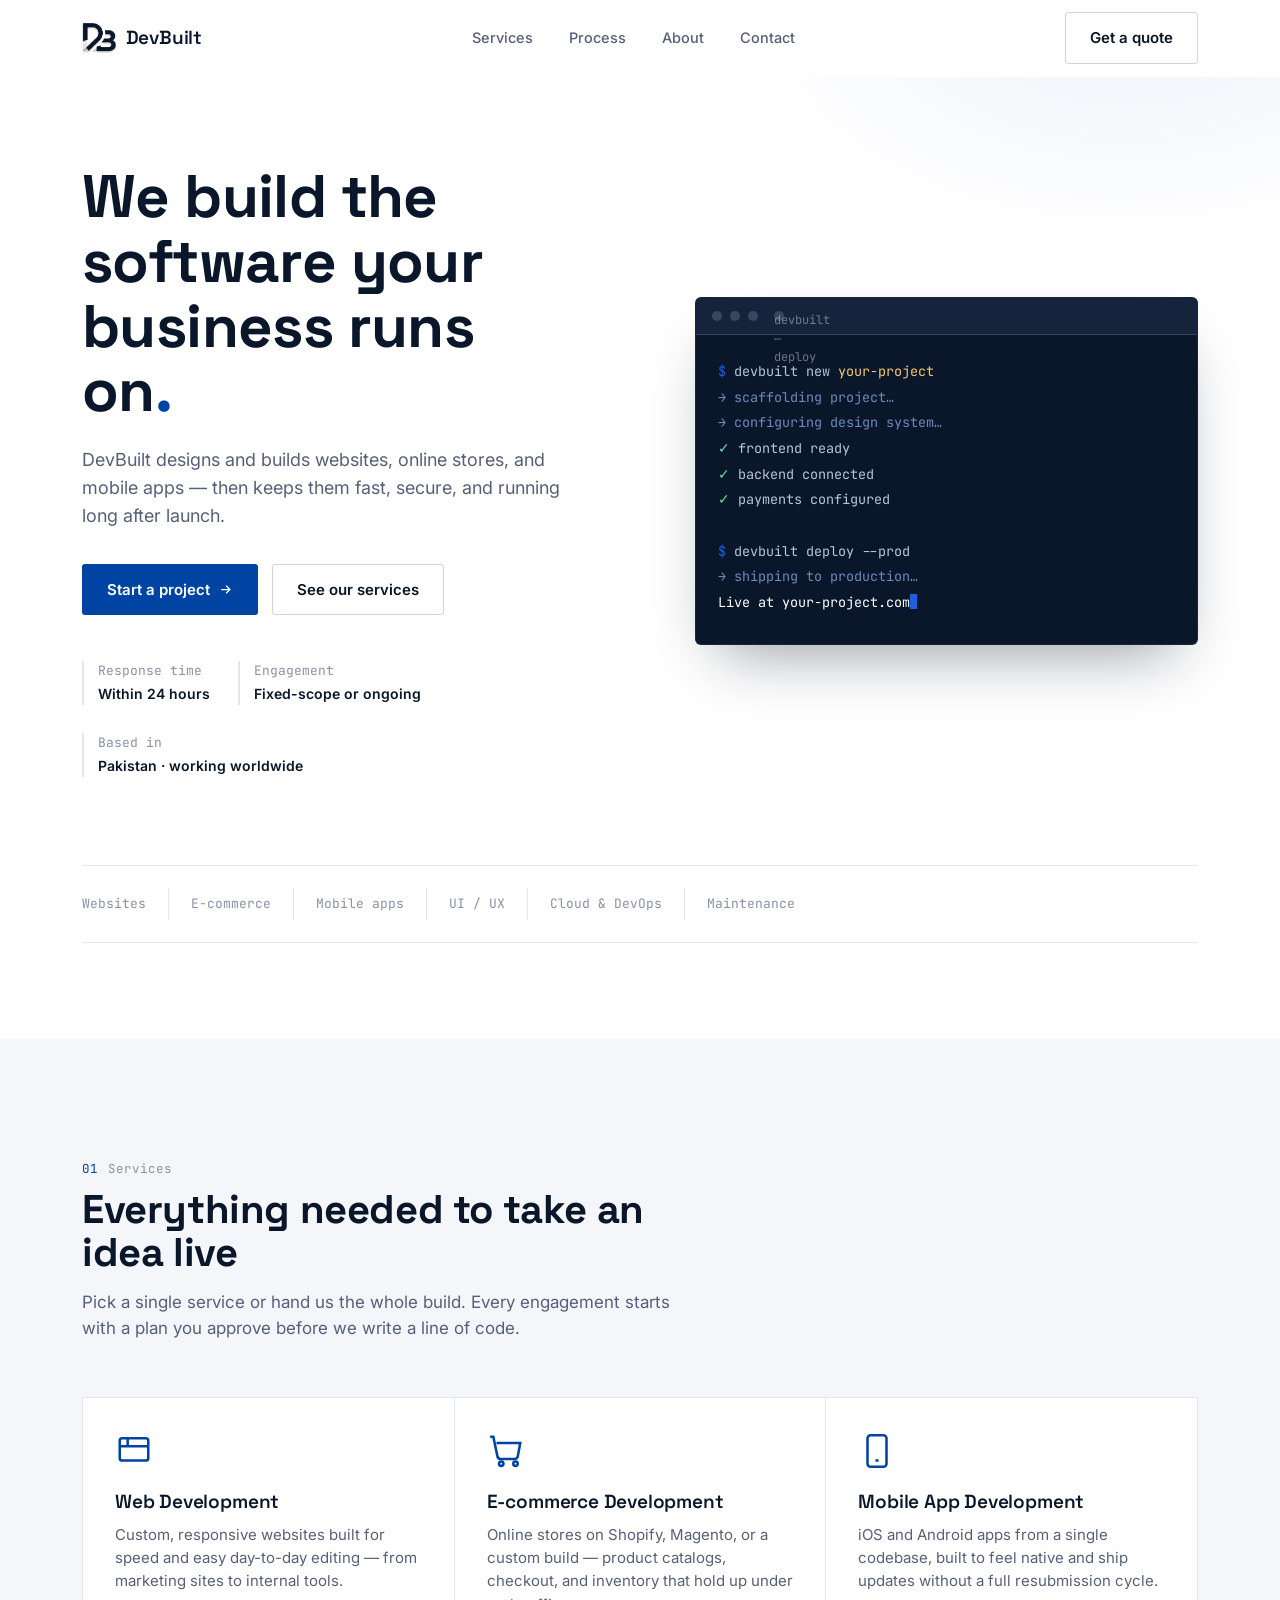
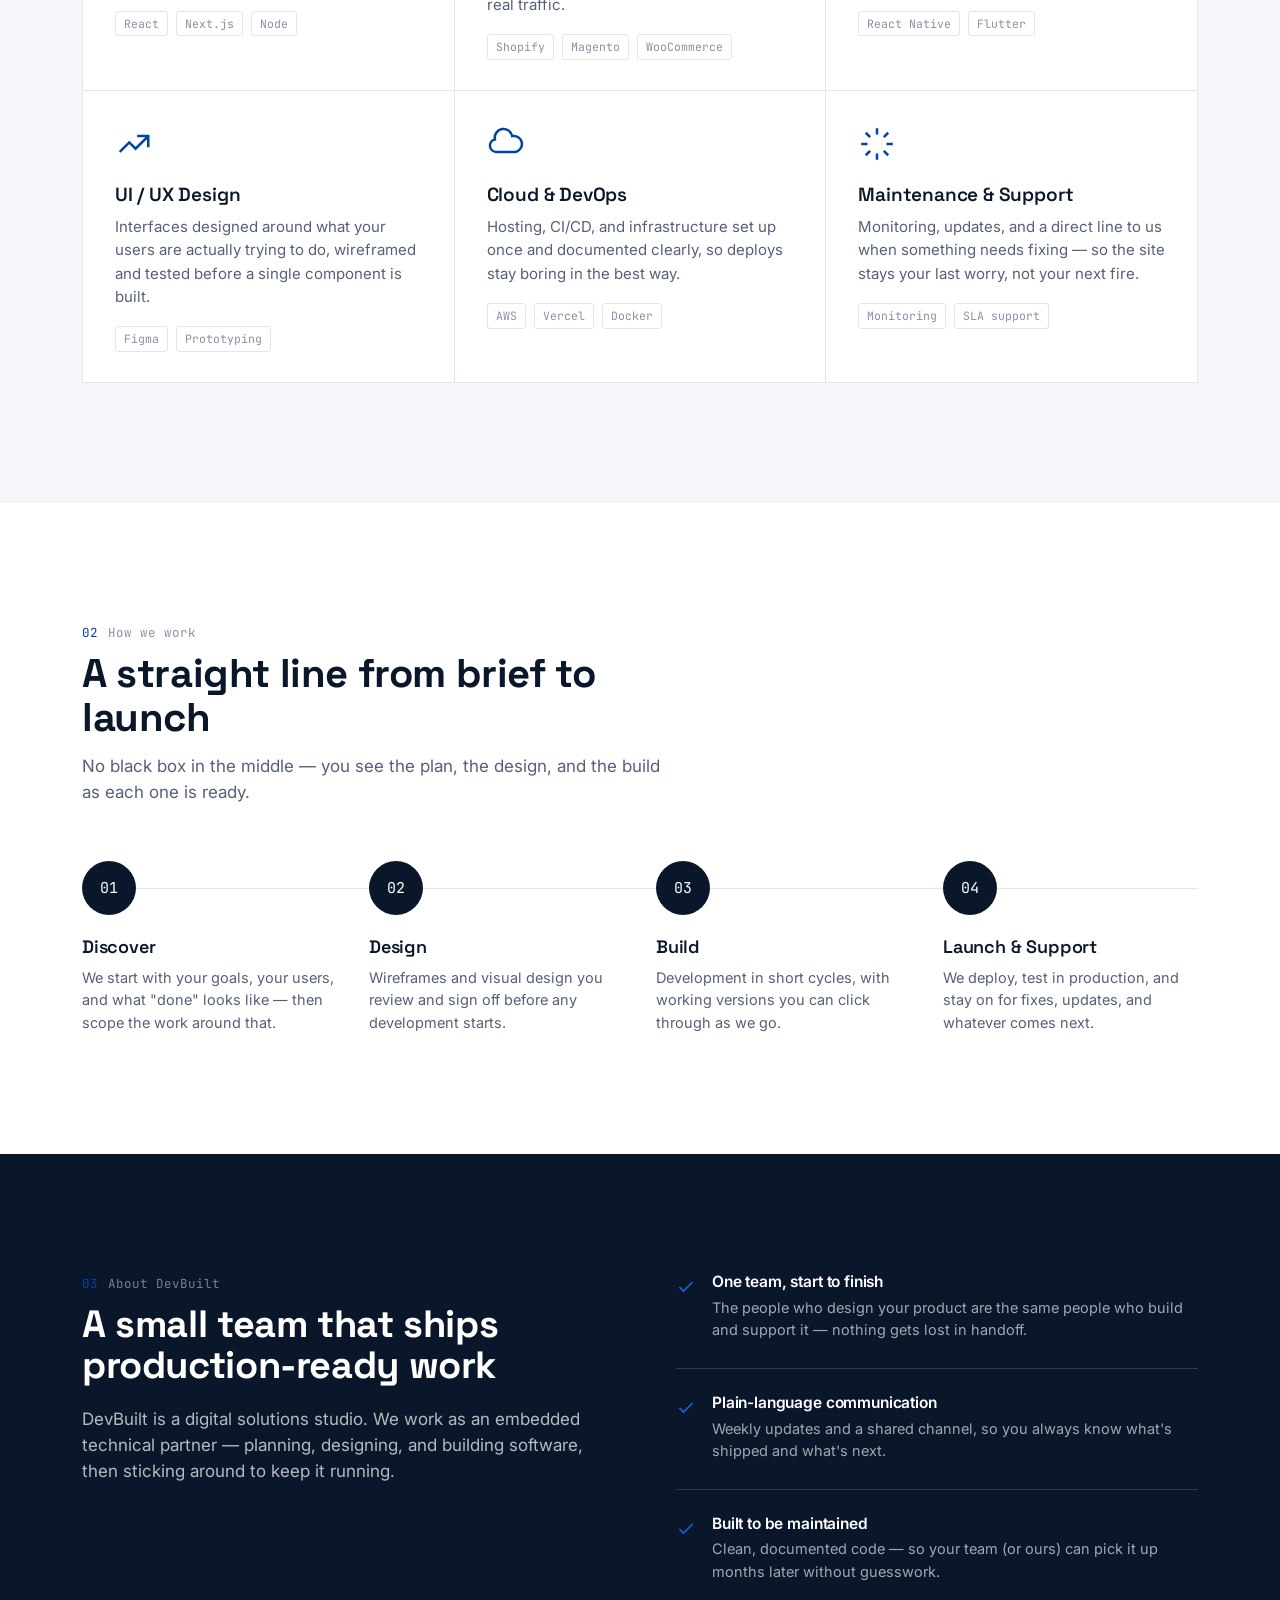
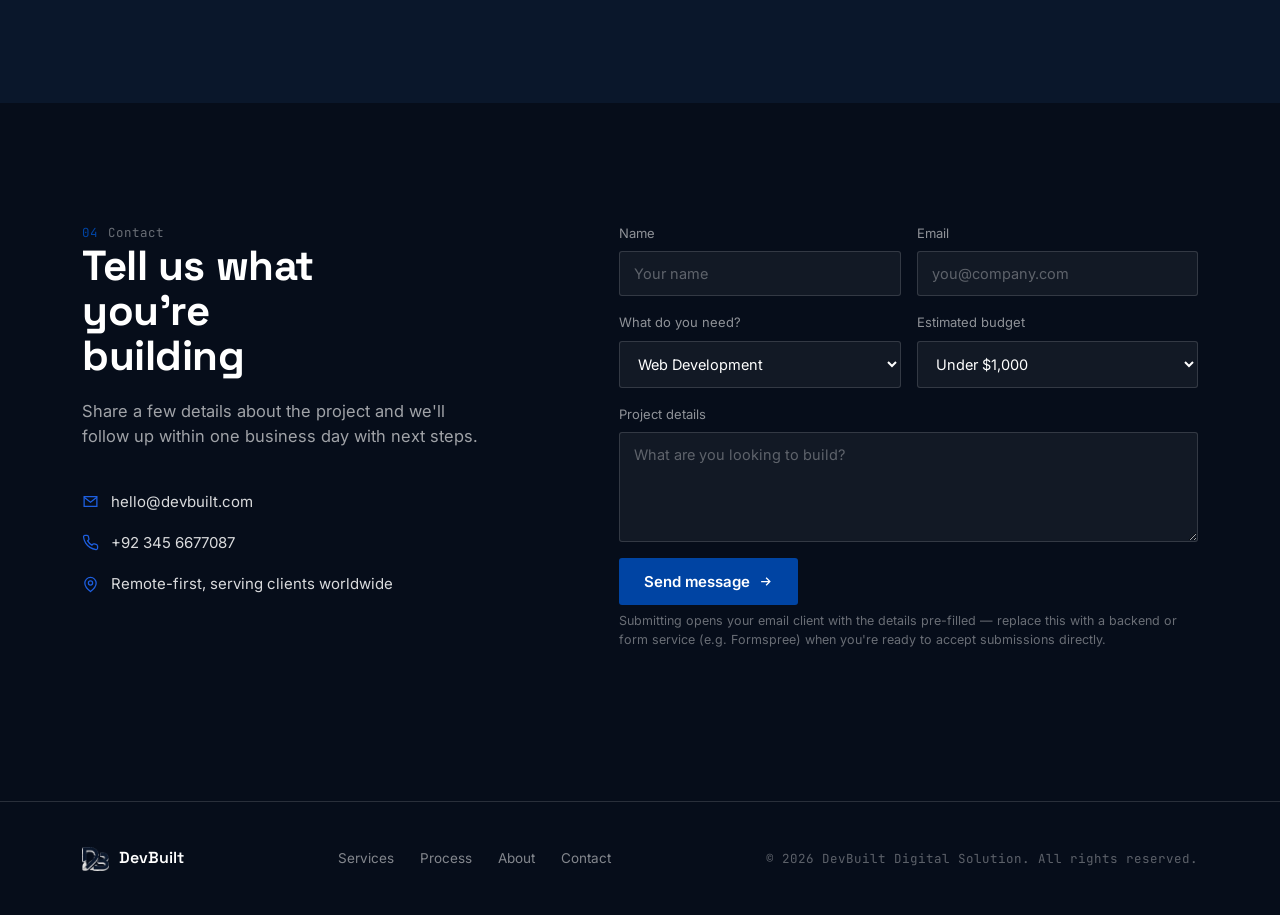
<file: index.html>
<!DOCTYPE html>
<html lang="en">
<head>
<meta charset="UTF-8" />
<meta name="viewport" content="width=device-width, initial-scale=1.0" />
<title>DevBuilt — Digital Solution</title>
<meta name="description" content="DevBuilt is a digital solutions company building websites, online stores, mobile apps, and the design and infrastructure behind them." />

<!-- Favicon -->
<link rel="icon" type="image/png" sizes="32x32" href="assets/favicon-32.png">
<link rel="apple-touch-icon" href="assets/apple-touch-icon.png">

<!-- Fonts -->
<link rel="preconnect" href="https://fonts.googleapis.com">
<link rel="preconnect" href="https://fonts.gstatic.com" crossorigin>
<link href="https://fonts.googleapis.com/css2?family=Space+Grotesk:wght@500;600;700&family=Inter:wght@400;500;600;700&family=JetBrains+Mono:wght@400;500&display=swap" rel="stylesheet">

<link rel="stylesheet" href="styles.css">
<noscript><style>.reveal{opacity:1!important;transform:none!important;}</style></noscript>
</head>
<body>

<!-- ============ NAV ============ -->
<header class="nav" id="siteNav">
  <div class="container nav-inner">
    <a href="#top" class="brand">
      <img src="assets/icon-mark.png" alt="DevBuilt icon" />
      <span class="brand-word">DevBuilt</span>
    </a>

    <nav class="nav-links">
      <a href="#services">Services</a>
      <a href="#process">Process</a>
      <a href="#about">About</a>
      <a href="#contact">Contact</a>
    </nav>

    <div class="nav-cta">
      <a href="#contact" class="btn btn-ghost-dark">Get a quote</a>
      <button class="nav-toggle" id="navToggle" aria-label="Toggle menu" aria-expanded="false">
        <span></span><span></span>
      </button>
    </div>
  </div>

  <div class="mobile-menu" id="mobileMenu">
    <a href="#services">Services</a>
    <a href="#process">Process</a>
    <a href="#about">About</a>
    <a href="#contact">Contact</a>
    <a href="#contact" class="btn btn-primary">Get a quote</a>
  </div>
</header>

<main id="top">

  <!-- ============ HERO ============ -->
  <section class="hero">
    <div class="container">
      <div class="hero-grid">
        <div>
          <h1>We build the software your business runs on<em>.</em></h1>
          <p class="hero-sub">DevBuilt designs and builds websites, online stores, and mobile apps — then keeps them fast, secure, and running long after launch.</p>

          <div class="hero-actions">
            <a href="#contact" class="btn btn-primary">
              Start a project
              <svg viewBox="0 0 24 24" fill="none" stroke="currentColor" stroke-width="2"><path d="M5 12h14M13 6l6 6-6 6"/></svg>
            </a>
            <a href="#services" class="btn btn-ghost-dark">See our services</a>
          </div>

          <div class="hero-meta">
            <div>Response time<strong>Within 24 hours</strong></div>
            <div>Engagement<strong>Fixed-scope or ongoing</strong></div>
            <div>Based in<strong>Pakistan · working worldwide</strong></div>
          </div>
        </div>

        <div class="terminal reveal">
          <div class="terminal-bar">
            <span></span><span></span><span></span>
            <span class="title">devbuilt — deploy</span>
          </div>
          <div class="terminal-body">
            <div><span class="prompt">$</span> devbuilt new <span class="c3">your-project</span></div>
            <div class="c1">→ scaffolding project…</div>
            <div class="c1">→ configuring design system…</div>
            <div><span class="c2">✓</span> frontend ready</div>
            <div><span class="c2">✓</span> backend connected</div>
            <div><span class="c2">✓</span> payments configured</div>
            <div>&nbsp;</div>
            <div><span class="prompt">$</span> devbuilt deploy --prod</div>
            <div class="c1">→ shipping to production…</div>
            <div><span class="c4">Live at your-project.com</span><span class="caret"></span></div>
          </div>
        </div>
      </div>

      <div class="strip">
        <div class="strip-row">
          <span>Websites</span>
          <span>E-commerce</span>
          <span>Mobile apps</span>
          <span>UI / UX</span>
          <span>Cloud & DevOps</span>
          <span>Maintenance</span>
        </div>
      </div>
    </div>
  </section>

  <!-- ============ SERVICES ============ -->
  <section class="services" id="services">
    <div class="container">
      <div class="section-head">
        <div class="section-label"><span class="n">01</span><span>Services</span></div>
        <h2>Everything needed to take an idea live</h2>
        <p>Pick a single service or hand us the whole build. Every engagement starts with a plan you approve before we write a line of code.</p>
      </div>

      <div class="services-grid">

        <div class="service-card">
          <div class="service-icon">
            <svg viewBox="0 0 24 24" fill="none" stroke="currentColor" stroke-width="1.6"><rect x="3" y="4" width="18" height="14" rx="1.5"/><path d="M3 9h18M8 4v5"/></svg>
          </div>
          <h3>Web Development</h3>
          <p>Custom, responsive websites built for speed and easy day-to-day editing — from marketing sites to internal tools.</p>
          <div class="tags"><span>React</span><span>Next.js</span><span>Node</span></div>
        </div>

        <div class="service-card">
          <div class="service-icon">
            <svg viewBox="0 0 24 24" fill="none" stroke="currentColor" stroke-width="1.6"><circle cx="9" cy="20" r="1.4"/><circle cx="18" cy="20" r="1.4"/><path d="M2 3h2l2.6 12.4A2 2 0 0 0 8.5 17h9a2 2 0 0 0 1.9-1.4L21 7H6"/></svg>
          </div>
          <h3>E-commerce Development</h3>
          <p>Online stores on Shopify, Magento, or a custom build — product catalogs, checkout, and inventory that hold up under real traffic.</p>
          <div class="tags"><span>Shopify</span><span>Magento</span><span>WooCommerce</span></div>
        </div>

        <div class="service-card">
          <div class="service-icon">
            <svg viewBox="0 0 24 24" fill="none" stroke="currentColor" stroke-width="1.6"><rect x="6" y="2" width="12" height="20" rx="2"/><path d="M11 18h2"/></svg>
          </div>
          <h3>Mobile App Development</h3>
          <p>iOS and Android apps from a single codebase, built to feel native and ship updates without a full resubmission cycle.</p>
          <div class="tags"><span>React Native</span><span>Flutter</span></div>
        </div>

        <div class="service-card">
          <div class="service-icon">
            <svg viewBox="0 0 24 24" fill="none" stroke="currentColor" stroke-width="1.6"><path d="M3 17l6-6 4 4 8-8"/><path d="M14 7h7v7"/></svg>
          </div>
          <h3>UI / UX Design</h3>
          <p>Interfaces designed around what your users are actually trying to do, wireframed and tested before a single component is built.</p>
          <div class="tags"><span>Figma</span><span>Prototyping</span></div>
        </div>

        <div class="service-card">
          <div class="service-icon">
            <svg viewBox="0 0 24 24" fill="none" stroke="currentColor" stroke-width="1.6"><path d="M6 17a4 4 0 0 1-1-7.9A5.5 5.5 0 0 1 15.9 7 4.5 4.5 0 0 1 18 17H6z"/></svg>
          </div>
          <h3>Cloud & DevOps</h3>
          <p>Hosting, CI/CD, and infrastructure set up once and documented clearly, so deploys stay boring in the best way.</p>
          <div class="tags"><span>AWS</span><span>Vercel</span><span>Docker</span></div>
        </div>

        <div class="service-card">
          <div class="service-icon">
            <svg viewBox="0 0 24 24" fill="none" stroke="currentColor" stroke-width="1.6"><path d="M12 2v4M12 18v4M4.9 4.9l2.8 2.8M16.3 16.3l2.8 2.8M2 12h4M18 12h4M4.9 19.1l2.8-2.8M16.3 7.7l2.8-2.8"/></svg>
          </div>
          <h3>Maintenance & Support</h3>
          <p>Monitoring, updates, and a direct line to us when something needs fixing — so the site stays your last worry, not your next fire.</p>
          <div class="tags"><span>Monitoring</span><span>SLA support</span></div>
        </div>

      </div>
    </div>
  </section>

  <!-- ============ PROCESS ============ -->
  <section class="process" id="process">
    <div class="container">
      <div class="section-head">
        <div class="section-label"><span class="n">02</span><span>How we work</span></div>
        <h2>A straight line from brief to launch</h2>
        <p>No black box in the middle — you see the plan, the design, and the build as each one is ready.</p>
      </div>

      <div class="process-list">
        <div class="process-step">
          <div class="process-num">01</div>
          <h3>Discover</h3>
          <p>We start with your goals, your users, and what "done" looks like — then scope the work around that.</p>
        </div>
        <div class="process-step">
          <div class="process-num">02</div>
          <h3>Design</h3>
          <p>Wireframes and visual design you review and sign off before any development starts.</p>
        </div>
        <div class="process-step">
          <div class="process-num">03</div>
          <h3>Build</h3>
          <p>Development in short cycles, with working versions you can click through as we go.</p>
        </div>
        <div class="process-step">
          <div class="process-num">04</div>
          <h3>Launch & Support</h3>
          <p>We deploy, test in production, and stay on for fixes, updates, and whatever comes next.</p>
        </div>
      </div>
    </div>
  </section>

  <!-- ============ ABOUT ============ -->
  <section class="about" id="about">
    <div class="container">
      <div class="about-grid">
        <div>
          <div class="section-label" style="color:rgba(255,255,255,0.45)"><span class="n">03</span><span>About DevBuilt</span></div>
          <h2>A small team that ships production-ready work</h2>
          <p class="lede">DevBuilt is a digital solutions studio. We work as an embedded technical partner — planning, designing, and building software, then sticking around to keep it running.</p>
        </div>

        <div class="about-points">
          <div class="about-point">
            <svg viewBox="0 0 24 24" fill="none" stroke="currentColor" stroke-width="2"><path d="M20 6L9 17l-5-5"/></svg>
            <div>
              <h4>One team, start to finish</h4>
              <p>The people who design your product are the same people who build and support it — nothing gets lost in handoff.</p>
            </div>
          </div>
          <div class="about-point">
            <svg viewBox="0 0 24 24" fill="none" stroke="currentColor" stroke-width="2"><path d="M20 6L9 17l-5-5"/></svg>
            <div>
              <h4>Plain-language communication</h4>
              <p>Weekly updates and a shared channel, so you always know what's shipped and what's next.</p>
            </div>
          </div>
          <div class="about-point">
            <svg viewBox="0 0 24 24" fill="none" stroke="currentColor" stroke-width="2"><path d="M20 6L9 17l-5-5"/></svg>
            <div>
              <h4>Built to be maintained</h4>
              <p>Clean, documented code — so your team (or ours) can pick it up months later without guesswork.</p>
            </div>
          </div>
        </div>
      </div>
    </div>
  </section>

  <!-- ============ CONTACT ============ -->
  <section class="contact" id="contact">
    <div class="container">
      <div class="contact-grid">
        <div>
          <div class="section-label" style="color:rgba(255,255,255,0.4)"><span class="n">04</span><span>Contact</span></div>
          <h2>Tell us what you're building</h2>
          <p class="contact-lede">Share a few details about the project and we'll follow up within one business day with next steps.</p>

          <div class="contact-info">
            <a href="mailto:hello@devbuilt.com">
              <svg viewBox="0 0 24 24" fill="none" stroke="currentColor" stroke-width="1.8"><path d="M3 5h18v14H3z"/><path d="M3 6l9 7 9-7"/></svg>
              hello@devbuilt.com
            </a>
            <a href="tel:+10000000000">
              <svg viewBox="0 0 24 24" fill="none" stroke="currentColor" stroke-width="1.8"><path d="M22 16.9v3a2 2 0 0 1-2.2 2 19.8 19.8 0 0 1-8.6-3 19.5 19.5 0 0 1-6-6 19.8 19.8 0 0 1-3-8.7A2 2 0 0 1 4.1 2h3a2 2 0 0 1 2 1.7c.1.9.3 1.8.6 2.7a2 2 0 0 1-.5 2.1L8 9.7a16 16 0 0 0 6 6l1.2-1.2a2 2 0 0 1 2.1-.5c.9.3 1.8.5 2.7.6a2 2 0 0 1 1.7 2z"/></svg>
              +92 345 6677087
            </a>
            <div>
              <svg viewBox="0 0 24 24" fill="none" stroke="currentColor" stroke-width="1.8"><path d="M20 10c0 6-8 12-8 12s-8-6-8-12a8 8 0 0 1 16 0z"/><circle cx="12" cy="10" r="3"/></svg>
              Remote-first, serving clients worldwide
            </div>
          </div>
        </div>

        <form id="contactForm">
          <div class="form-row">
            <div class="field">
              <label for="name">Name</label>
              <input type="text" id="name" name="name" placeholder="Your name" required />
            </div>
            <div class="field">
              <label for="email">Email</label>
              <input type="email" id="email" name="email" placeholder="you@company.com" required />
            </div>
          </div>

          <div class="form-row">
            <div class="field">
              <label for="service">What do you need?</label>
              <select id="service" name="service">
                <option>Web Development</option>
                <option>E-commerce Development</option>
                <option>Mobile App Development</option>
                <option>UI / UX Design</option>
                <option>Cloud & DevOps</option>
                <option>Maintenance & Support</option>
                <option>Not sure yet</option>
              </select>
            </div>
            <div class="field">
              <label for="budget">Estimated budget</label>
              <select id="budget" name="budget">
                <option>Under $1,000</option>
                <option>$1,000 – $5,000</option>
                <option>$5,000 – $15,000</option>
                <option>$15,000+</option>
              </select>
            </div>
          </div>

          <div class="field">
            <label for="message">Project details</label>
            <textarea id="message" name="message" placeholder="What are you looking to build?" required></textarea>
          </div>

          <button type="submit" class="btn btn-primary">
            Send message
            <svg viewBox="0 0 24 24" fill="none" stroke="currentColor" stroke-width="2"><path d="M5 12h14M13 6l6 6-6 6"/></svg>
          </button>
          <div class="form-note">Submitting opens your email client with the details pre-filled — replace this with a backend or form service (e.g. Formspree) when you're ready to accept submissions directly.</div>
          <div class="form-status" id="formStatus"></div>
        </form>
      </div>
    </div>
  </section>

</main>

<!-- ============ FOOTER ============ -->
<footer>
  <div class="container footer-inner">
    <a href="#top" class="footer-brand">
      <img src="assets/icon-mark.png" alt="DevBuilt icon" />
      <span>DevBuilt</span>
    </a>

    <div class="footer-links">
      <a href="#services">Services</a>
      <a href="#process">Process</a>
      <a href="#about">About</a>
      <a href="#contact">Contact</a>
    </div>

    <div class="footer-copy">© <span id="year"></span> DevBuilt Digital Solution. All rights reserved.</div>
  </div>
</footer>

<script src="script.js"></script>
</body>
</html>
</file>
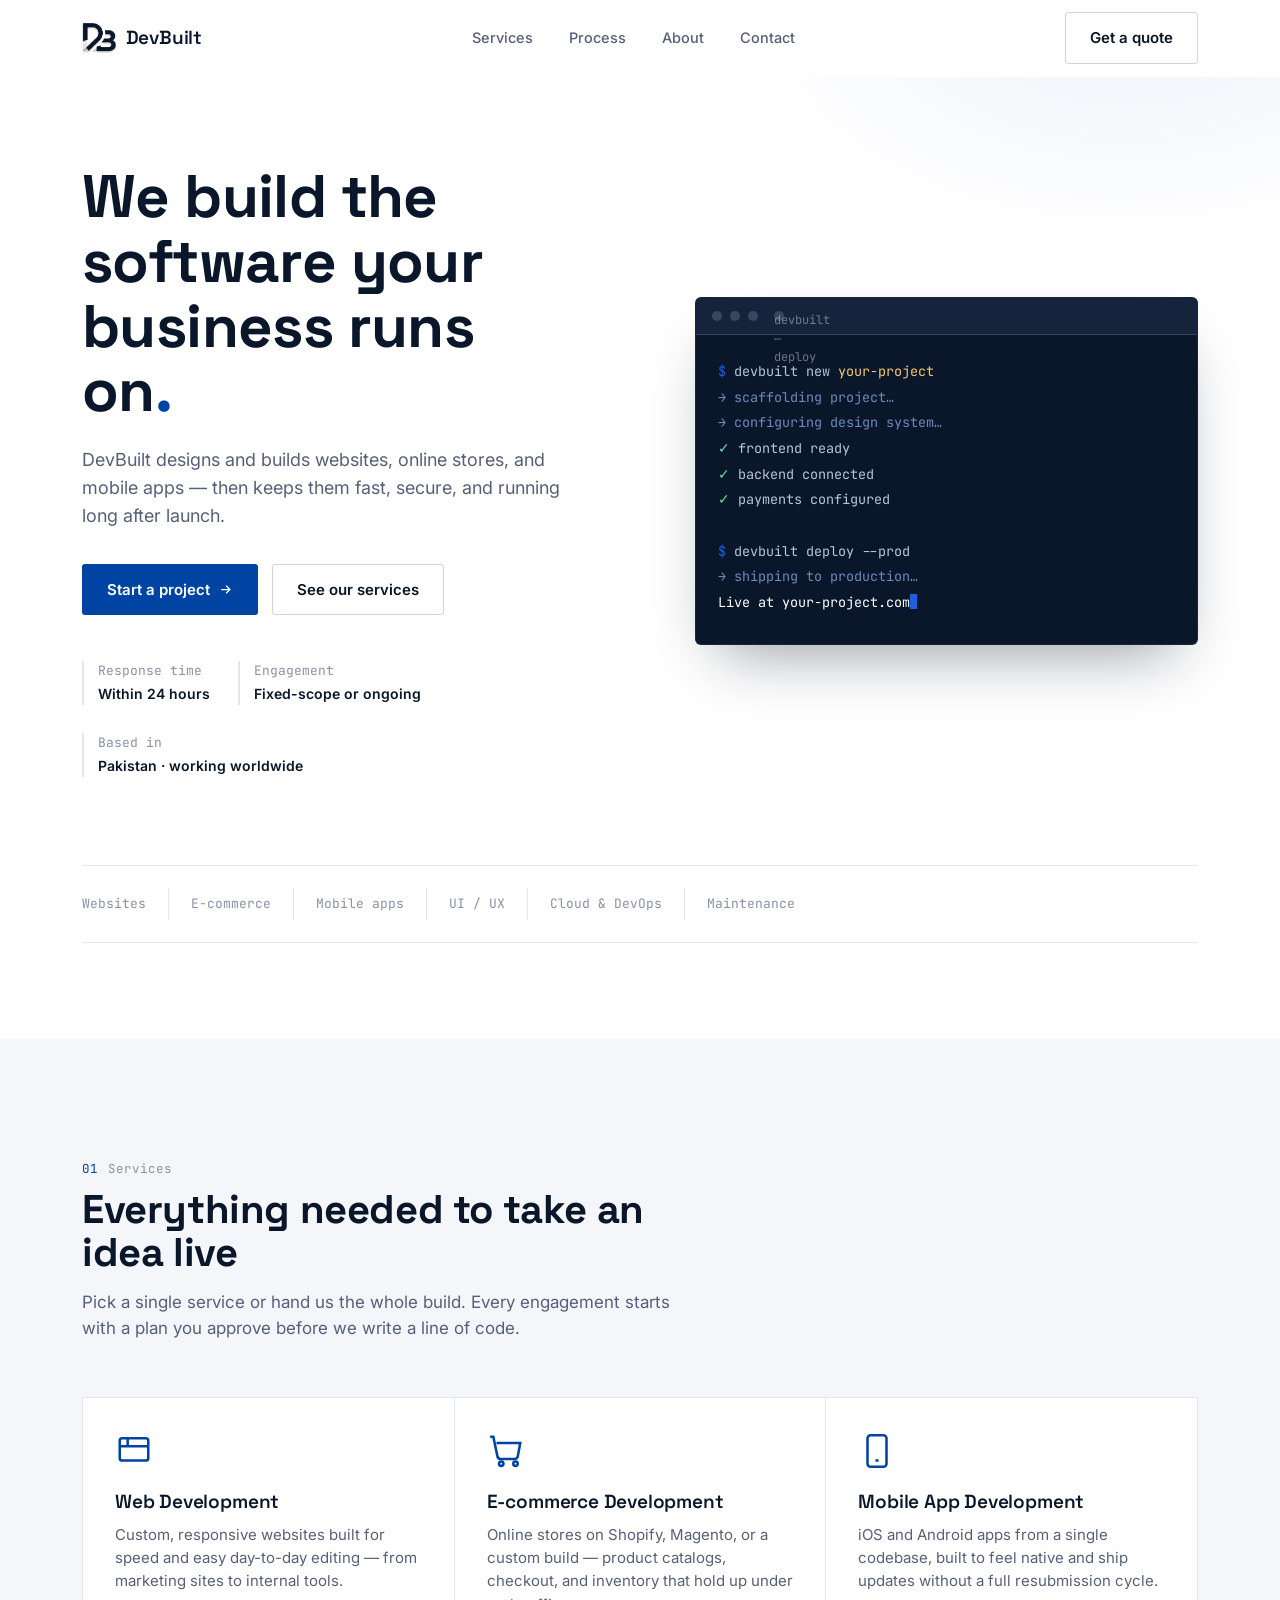
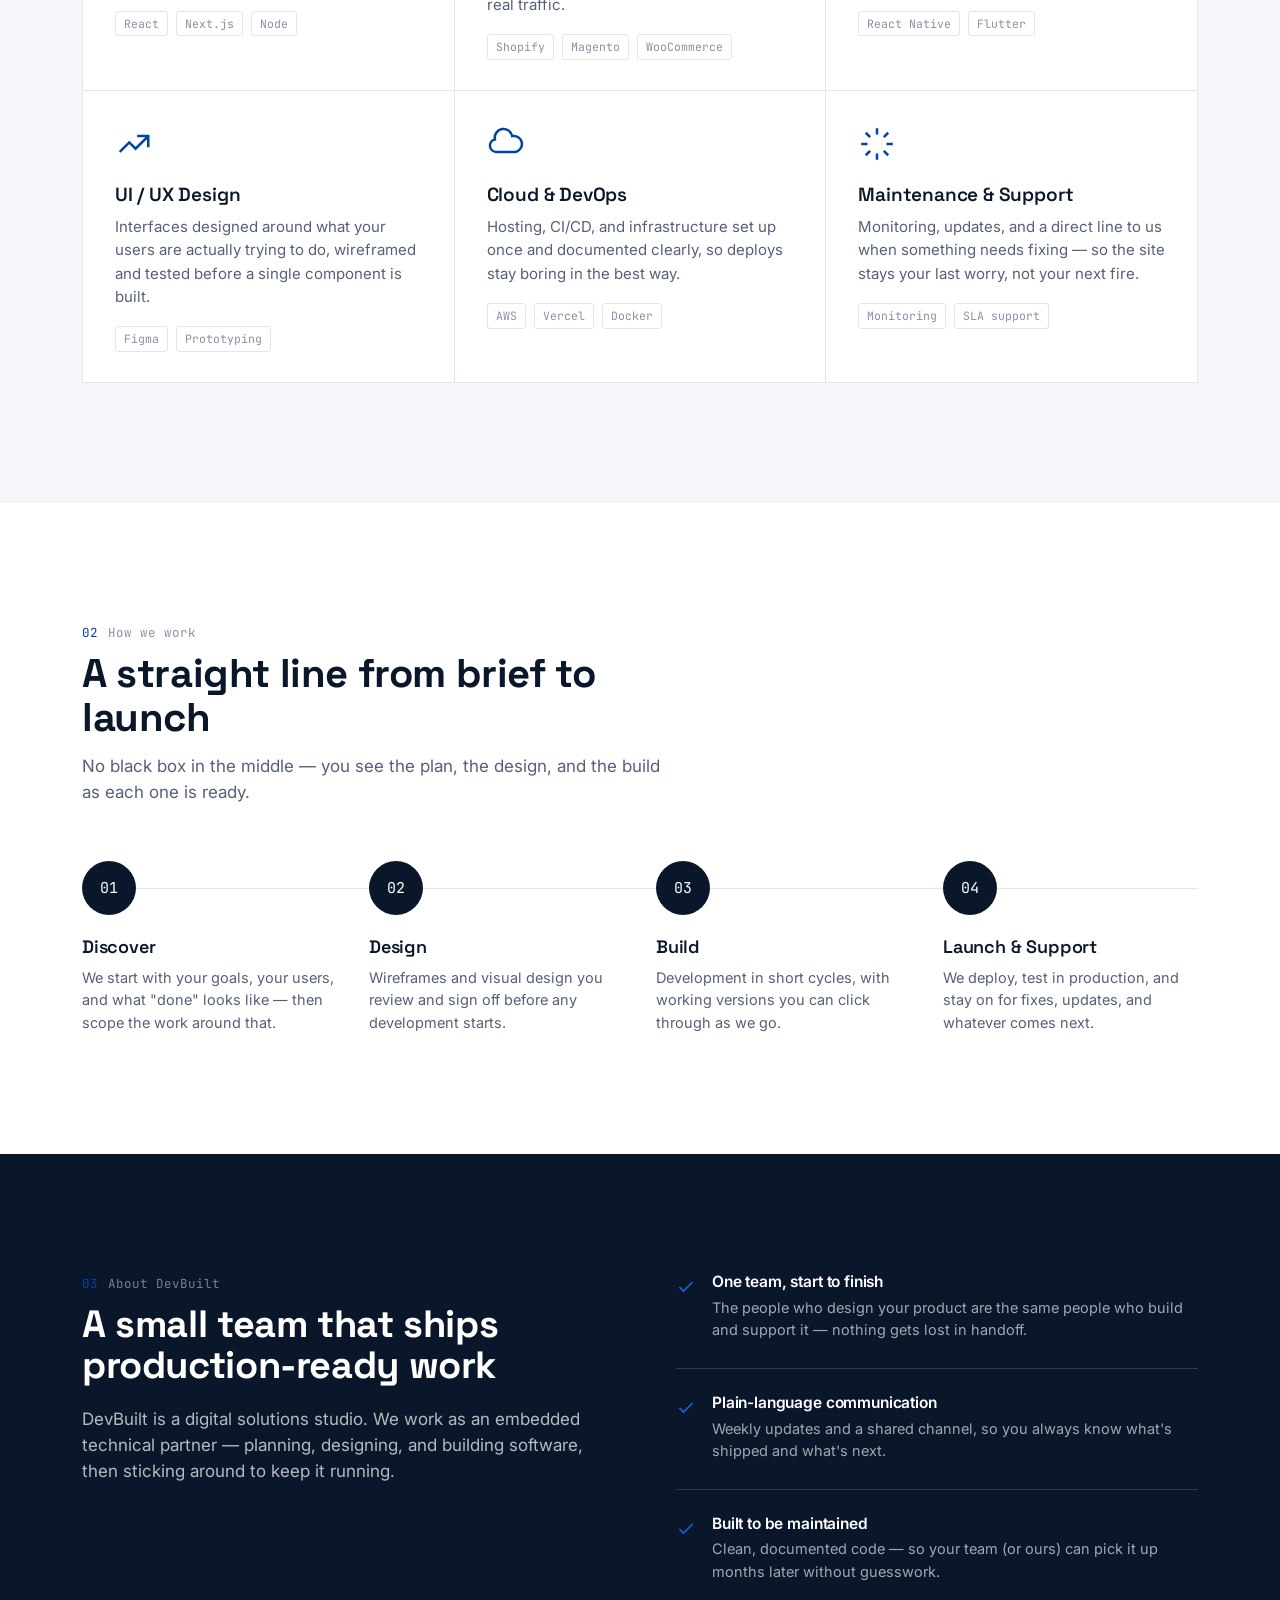
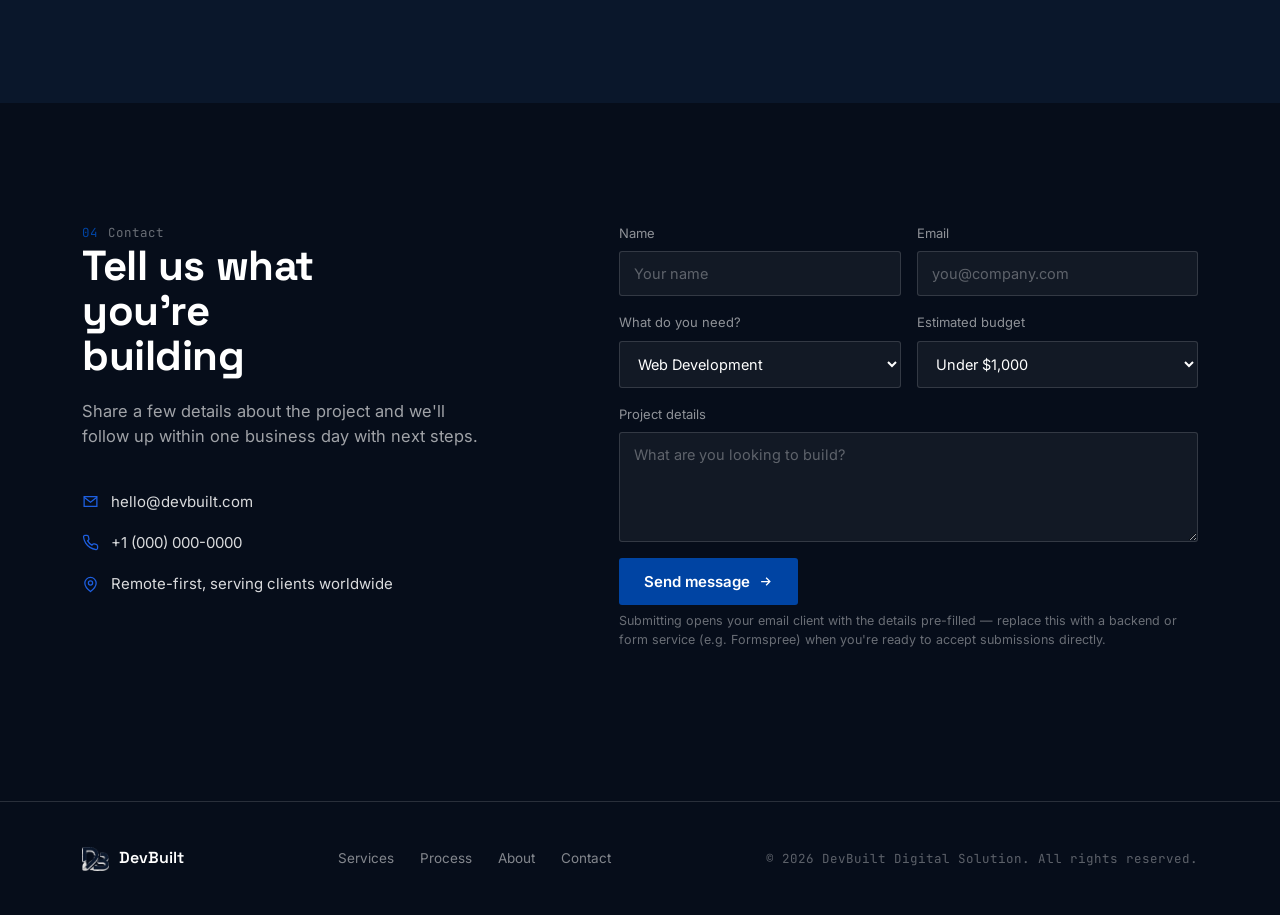
<file: devbuilt-website/index.html>
<!DOCTYPE html>
<html lang="en">
<head>
<meta charset="UTF-8" />
<meta name="viewport" content="width=device-width, initial-scale=1.0" />
<title>DevBuilt — Digital Solution</title>
<meta name="description" content="DevBuilt is a digital solutions company building websites, online stores, mobile apps, and the design and infrastructure behind them." />

<!-- Favicon -->
<link rel="icon" type="image/png" sizes="32x32" href="assets/favicon-32.png">
<link rel="apple-touch-icon" href="assets/apple-touch-icon.png">

<!-- Fonts -->
<link rel="preconnect" href="https://fonts.googleapis.com">
<link rel="preconnect" href="https://fonts.gstatic.com" crossorigin>
<link href="https://fonts.googleapis.com/css2?family=Space+Grotesk:wght@500;600;700&family=Inter:wght@400;500;600;700&family=JetBrains+Mono:wght@400;500&display=swap" rel="stylesheet">

<link rel="stylesheet" href="styles.css">
<noscript><style>.reveal{opacity:1!important;transform:none!important;}</style></noscript>
</head>
<body>

<!-- ============ NAV ============ -->
<header class="nav" id="siteNav">
  <div class="container nav-inner">
    <a href="#top" class="brand">
      <img src="assets/icon-mark.png" alt="DevBuilt icon" />
      <span class="brand-word">DevBuilt</span>
    </a>

    <nav class="nav-links">
      <a href="#services">Services</a>
      <a href="#process">Process</a>
      <a href="#about">About</a>
      <a href="#contact">Contact</a>
    </nav>

    <div class="nav-cta">
      <a href="#contact" class="btn btn-ghost-dark">Get a quote</a>
      <button class="nav-toggle" id="navToggle" aria-label="Toggle menu" aria-expanded="false">
        <span></span><span></span>
      </button>
    </div>
  </div>

  <div class="mobile-menu" id="mobileMenu">
    <a href="#services">Services</a>
    <a href="#process">Process</a>
    <a href="#about">About</a>
    <a href="#contact">Contact</a>
    <a href="#contact" class="btn btn-primary">Get a quote</a>
  </div>
</header>

<main id="top">

  <!-- ============ HERO ============ -->
  <section class="hero">
    <div class="container">
      <div class="hero-grid">
        <div>
          <h1>We build the software your business runs on<em>.</em></h1>
          <p class="hero-sub">DevBuilt designs and builds websites, online stores, and mobile apps — then keeps them fast, secure, and running long after launch.</p>

          <div class="hero-actions">
            <a href="#contact" class="btn btn-primary">
              Start a project
              <svg viewBox="0 0 24 24" fill="none" stroke="currentColor" stroke-width="2"><path d="M5 12h14M13 6l6 6-6 6"/></svg>
            </a>
            <a href="#services" class="btn btn-ghost-dark">See our services</a>
          </div>

          <div class="hero-meta">
            <div>Response time<strong>Within 24 hours</strong></div>
            <div>Engagement<strong>Fixed-scope or ongoing</strong></div>
            <div>Based in<strong>Pakistan · working worldwide</strong></div>
          </div>
        </div>

        <div class="terminal reveal">
          <div class="terminal-bar">
            <span></span><span></span><span></span>
            <span class="title">devbuilt — deploy</span>
          </div>
          <div class="terminal-body">
            <div><span class="prompt">$</span> devbuilt new <span class="c3">your-project</span></div>
            <div class="c1">→ scaffolding project…</div>
            <div class="c1">→ configuring design system…</div>
            <div><span class="c2">✓</span> frontend ready</div>
            <div><span class="c2">✓</span> backend connected</div>
            <div><span class="c2">✓</span> payments configured</div>
            <div>&nbsp;</div>
            <div><span class="prompt">$</span> devbuilt deploy --prod</div>
            <div class="c1">→ shipping to production…</div>
            <div><span class="c4">Live at your-project.com</span><span class="caret"></span></div>
          </div>
        </div>
      </div>

      <div class="strip">
        <div class="strip-row">
          <span>Websites</span>
          <span>E-commerce</span>
          <span>Mobile apps</span>
          <span>UI / UX</span>
          <span>Cloud & DevOps</span>
          <span>Maintenance</span>
        </div>
      </div>
    </div>
  </section>

  <!-- ============ SERVICES ============ -->
  <section class="services" id="services">
    <div class="container">
      <div class="section-head">
        <div class="section-label"><span class="n">01</span><span>Services</span></div>
        <h2>Everything needed to take an idea live</h2>
        <p>Pick a single service or hand us the whole build. Every engagement starts with a plan you approve before we write a line of code.</p>
      </div>

      <div class="services-grid">

        <div class="service-card">
          <div class="service-icon">
            <svg viewBox="0 0 24 24" fill="none" stroke="currentColor" stroke-width="1.6"><rect x="3" y="4" width="18" height="14" rx="1.5"/><path d="M3 9h18M8 4v5"/></svg>
          </div>
          <h3>Web Development</h3>
          <p>Custom, responsive websites built for speed and easy day-to-day editing — from marketing sites to internal tools.</p>
          <div class="tags"><span>React</span><span>Next.js</span><span>Node</span></div>
        </div>

        <div class="service-card">
          <div class="service-icon">
            <svg viewBox="0 0 24 24" fill="none" stroke="currentColor" stroke-width="1.6"><circle cx="9" cy="20" r="1.4"/><circle cx="18" cy="20" r="1.4"/><path d="M2 3h2l2.6 12.4A2 2 0 0 0 8.5 17h9a2 2 0 0 0 1.9-1.4L21 7H6"/></svg>
          </div>
          <h3>E-commerce Development</h3>
          <p>Online stores on Shopify, Magento, or a custom build — product catalogs, checkout, and inventory that hold up under real traffic.</p>
          <div class="tags"><span>Shopify</span><span>Magento</span><span>WooCommerce</span></div>
        </div>

        <div class="service-card">
          <div class="service-icon">
            <svg viewBox="0 0 24 24" fill="none" stroke="currentColor" stroke-width="1.6"><rect x="6" y="2" width="12" height="20" rx="2"/><path d="M11 18h2"/></svg>
          </div>
          <h3>Mobile App Development</h3>
          <p>iOS and Android apps from a single codebase, built to feel native and ship updates without a full resubmission cycle.</p>
          <div class="tags"><span>React Native</span><span>Flutter</span></div>
        </div>

        <div class="service-card">
          <div class="service-icon">
            <svg viewBox="0 0 24 24" fill="none" stroke="currentColor" stroke-width="1.6"><path d="M3 17l6-6 4 4 8-8"/><path d="M14 7h7v7"/></svg>
          </div>
          <h3>UI / UX Design</h3>
          <p>Interfaces designed around what your users are actually trying to do, wireframed and tested before a single component is built.</p>
          <div class="tags"><span>Figma</span><span>Prototyping</span></div>
        </div>

        <div class="service-card">
          <div class="service-icon">
            <svg viewBox="0 0 24 24" fill="none" stroke="currentColor" stroke-width="1.6"><path d="M6 17a4 4 0 0 1-1-7.9A5.5 5.5 0 0 1 15.9 7 4.5 4.5 0 0 1 18 17H6z"/></svg>
          </div>
          <h3>Cloud & DevOps</h3>
          <p>Hosting, CI/CD, and infrastructure set up once and documented clearly, so deploys stay boring in the best way.</p>
          <div class="tags"><span>AWS</span><span>Vercel</span><span>Docker</span></div>
        </div>

        <div class="service-card">
          <div class="service-icon">
            <svg viewBox="0 0 24 24" fill="none" stroke="currentColor" stroke-width="1.6"><path d="M12 2v4M12 18v4M4.9 4.9l2.8 2.8M16.3 16.3l2.8 2.8M2 12h4M18 12h4M4.9 19.1l2.8-2.8M16.3 7.7l2.8-2.8"/></svg>
          </div>
          <h3>Maintenance & Support</h3>
          <p>Monitoring, updates, and a direct line to us when something needs fixing — so the site stays your last worry, not your next fire.</p>
          <div class="tags"><span>Monitoring</span><span>SLA support</span></div>
        </div>

      </div>
    </div>
  </section>

  <!-- ============ PROCESS ============ -->
  <section class="process" id="process">
    <div class="container">
      <div class="section-head">
        <div class="section-label"><span class="n">02</span><span>How we work</span></div>
        <h2>A straight line from brief to launch</h2>
        <p>No black box in the middle — you see the plan, the design, and the build as each one is ready.</p>
      </div>

      <div class="process-list">
        <div class="process-step">
          <div class="process-num">01</div>
          <h3>Discover</h3>
          <p>We start with your goals, your users, and what "done" looks like — then scope the work around that.</p>
        </div>
        <div class="process-step">
          <div class="process-num">02</div>
          <h3>Design</h3>
          <p>Wireframes and visual design you review and sign off before any development starts.</p>
        </div>
        <div class="process-step">
          <div class="process-num">03</div>
          <h3>Build</h3>
          <p>Development in short cycles, with working versions you can click through as we go.</p>
        </div>
        <div class="process-step">
          <div class="process-num">04</div>
          <h3>Launch & Support</h3>
          <p>We deploy, test in production, and stay on for fixes, updates, and whatever comes next.</p>
        </div>
      </div>
    </div>
  </section>

  <!-- ============ ABOUT ============ -->
  <section class="about" id="about">
    <div class="container">
      <div class="about-grid">
        <div>
          <div class="section-label" style="color:rgba(255,255,255,0.45)"><span class="n">03</span><span>About DevBuilt</span></div>
          <h2>A small team that ships production-ready work</h2>
          <p class="lede">DevBuilt is a digital solutions studio. We work as an embedded technical partner — planning, designing, and building software, then sticking around to keep it running.</p>
        </div>

        <div class="about-points">
          <div class="about-point">
            <svg viewBox="0 0 24 24" fill="none" stroke="currentColor" stroke-width="2"><path d="M20 6L9 17l-5-5"/></svg>
            <div>
              <h4>One team, start to finish</h4>
              <p>The people who design your product are the same people who build and support it — nothing gets lost in handoff.</p>
            </div>
          </div>
          <div class="about-point">
            <svg viewBox="0 0 24 24" fill="none" stroke="currentColor" stroke-width="2"><path d="M20 6L9 17l-5-5"/></svg>
            <div>
              <h4>Plain-language communication</h4>
              <p>Weekly updates and a shared channel, so you always know what's shipped and what's next.</p>
            </div>
          </div>
          <div class="about-point">
            <svg viewBox="0 0 24 24" fill="none" stroke="currentColor" stroke-width="2"><path d="M20 6L9 17l-5-5"/></svg>
            <div>
              <h4>Built to be maintained</h4>
              <p>Clean, documented code — so your team (or ours) can pick it up months later without guesswork.</p>
            </div>
          </div>
        </div>
      </div>
    </div>
  </section>

  <!-- ============ CONTACT ============ -->
  <section class="contact" id="contact">
    <div class="container">
      <div class="contact-grid">
        <div>
          <div class="section-label" style="color:rgba(255,255,255,0.4)"><span class="n">04</span><span>Contact</span></div>
          <h2>Tell us what you're building</h2>
          <p class="contact-lede">Share a few details about the project and we'll follow up within one business day with next steps.</p>

          <div class="contact-info">
            <a href="mailto:hello@devbuilt.com">
              <svg viewBox="0 0 24 24" fill="none" stroke="currentColor" stroke-width="1.8"><path d="M3 5h18v14H3z"/><path d="M3 6l9 7 9-7"/></svg>
              hello@devbuilt.com
            </a>
            <a href="tel:+10000000000">
              <svg viewBox="0 0 24 24" fill="none" stroke="currentColor" stroke-width="1.8"><path d="M22 16.9v3a2 2 0 0 1-2.2 2 19.8 19.8 0 0 1-8.6-3 19.5 19.5 0 0 1-6-6 19.8 19.8 0 0 1-3-8.7A2 2 0 0 1 4.1 2h3a2 2 0 0 1 2 1.7c.1.9.3 1.8.6 2.7a2 2 0 0 1-.5 2.1L8 9.7a16 16 0 0 0 6 6l1.2-1.2a2 2 0 0 1 2.1-.5c.9.3 1.8.5 2.7.6a2 2 0 0 1 1.7 2z"/></svg>
              +1 (000) 000-0000
            </a>
            <div>
              <svg viewBox="0 0 24 24" fill="none" stroke="currentColor" stroke-width="1.8"><path d="M20 10c0 6-8 12-8 12s-8-6-8-12a8 8 0 0 1 16 0z"/><circle cx="12" cy="10" r="3"/></svg>
              Remote-first, serving clients worldwide
            </div>
          </div>
        </div>

        <form id="contactForm">
          <div class="form-row">
            <div class="field">
              <label for="name">Name</label>
              <input type="text" id="name" name="name" placeholder="Your name" required />
            </div>
            <div class="field">
              <label for="email">Email</label>
              <input type="email" id="email" name="email" placeholder="you@company.com" required />
            </div>
          </div>

          <div class="form-row">
            <div class="field">
              <label for="service">What do you need?</label>
              <select id="service" name="service">
                <option>Web Development</option>
                <option>E-commerce Development</option>
                <option>Mobile App Development</option>
                <option>UI / UX Design</option>
                <option>Cloud & DevOps</option>
                <option>Maintenance & Support</option>
                <option>Not sure yet</option>
              </select>
            </div>
            <div class="field">
              <label for="budget">Estimated budget</label>
              <select id="budget" name="budget">
                <option>Under $1,000</option>
                <option>$1,000 – $5,000</option>
                <option>$5,000 – $15,000</option>
                <option>$15,000+</option>
              </select>
            </div>
          </div>

          <div class="field">
            <label for="message">Project details</label>
            <textarea id="message" name="message" placeholder="What are you looking to build?" required></textarea>
          </div>

          <button type="submit" class="btn btn-primary">
            Send message
            <svg viewBox="0 0 24 24" fill="none" stroke="currentColor" stroke-width="2"><path d="M5 12h14M13 6l6 6-6 6"/></svg>
          </button>
          <div class="form-note">Submitting opens your email client with the details pre-filled — replace this with a backend or form service (e.g. Formspree) when you're ready to accept submissions directly.</div>
          <div class="form-status" id="formStatus"></div>
        </form>
      </div>
    </div>
  </section>

</main>

<!-- ============ FOOTER ============ -->
<footer>
  <div class="container footer-inner">
    <a href="#top" class="footer-brand">
      <img src="assets/icon-mark.png" alt="DevBuilt icon" />
      <span>DevBuilt</span>
    </a>

    <div class="footer-links">
      <a href="#services">Services</a>
      <a href="#process">Process</a>
      <a href="#about">About</a>
      <a href="#contact">Contact</a>
    </div>

    <div class="footer-copy">© <span id="year"></span> DevBuilt Digital Solution. All rights reserved.</div>
  </div>
</footer>

<script src="script.js"></script>
</body>
</html>
</file>
<file: styles.css>
/* =========================================================
   DevBuilt — Digital Solution
   Design tokens
   ========================================================= */
:root {
  --navy: #0a172b;
  --navy-deep: #060d1a;
  --navy-soft: #16233d;
  --blue: #0044a3;
  --blue-bright: #1e5fe0;
  --white: #ffffff;
  --bg-soft: #f4f6fa;
  --ink: #0a172b;
  --ink-soft: #56607a;
  --ink-faint: #8891a6;
  --line: #e2e6ee;
  --line-dark: rgba(255, 255, 255, 0.14);
  --mono: "JetBrains Mono", ui-monospace, "SFMono-Regular", Menlo, monospace;
  --display: "Space Grotesk", "Arial Narrow", sans-serif;
  --body: "Inter", -apple-system, BlinkMacSystemFont, sans-serif;
  --radius-s: 3px;
  --radius-m: 6px;
  --ease: cubic-bezier(0.22, 1, 0.36, 1);
}

* { box-sizing: border-box; }

html {
  scroll-behavior: smooth;
}

@media (prefers-reduced-motion: reduce) {
  html { scroll-behavior: auto; }
  *, *::before, *::after {
    animation-duration: 0.01ms !important;
    animation-iteration-count: 1 !important;
    transition-duration: 0.01ms !important;
    scroll-behavior: auto !important;
  }
}

body {
  margin: 0;
  font-family: var(--body);
  color: var(--ink);
  background: var(--white);
  -webkit-font-smoothing: antialiased;
  line-height: 1.55;
}

h1, h2, h3, h4 {
  font-family: var(--display);
  color: var(--navy);
  margin: 0;
  line-height: 1.08;
  letter-spacing: -0.01em;
}

p { margin: 0; }

a { color: inherit; text-decoration: none; }

img { max-width: 100%; display: block; }

button { font-family: inherit; cursor: pointer; }

::selection { background: var(--blue); color: var(--white); }

:focus-visible {
  outline: 2px solid var(--blue-bright);
  outline-offset: 3px;
}

.container {
  max-width: 1180px;
  margin: 0 auto;
  padding: 0 32px;
}

@media (max-width: 640px) {
  .container { padding: 0 20px; }
}

.eyebrow-mono {
  font-family: var(--mono);
  font-size: 12.5px;
  color: var(--blue);
  letter-spacing: 0.02em;
}

.section-head {
  max-width: 640px;
  margin-bottom: 56px;
}

.section-head h2 {
  font-size: clamp(28px, 3.4vw, 40px);
  margin-top: 10px;
}

.section-head p {
  color: var(--ink-soft);
  font-size: 17px;
  margin-top: 14px;
  max-width: 54ch;
}

.section-label {
  display: flex;
  align-items: baseline;
  gap: 10px;
  color: var(--ink-faint);
  font-family: var(--mono);
  font-size: 12.5px;
}

.section-label .n {
  color: var(--blue);
}

/* =========================================================
   Buttons
   ========================================================= */
.btn {
  display: inline-flex;
  align-items: center;
  gap: 8px;
  padding: 13px 24px;
  border-radius: var(--radius-s);
  font-size: 15px;
  font-weight: 600;
  border: 1px solid transparent;
  transition: transform 0.25s var(--ease), background 0.25s var(--ease), border-color 0.25s var(--ease), color 0.25s var(--ease);
  white-space: nowrap;
}

.btn-primary {
  background: var(--blue);
  color: var(--white);
}
.btn-primary:hover {
  background: var(--blue-bright);
  transform: translateY(-1px);
}

.btn-ghost-dark {
  border-color: rgba(10, 23, 43, 0.18);
  color: var(--navy);
}
.btn-ghost-dark:hover {
  border-color: var(--navy);
  transform: translateY(-1px);
}

.btn-ghost-light {
  border-color: rgba(255, 255, 255, 0.3);
  color: var(--white);
}
.btn-ghost-light:hover {
  border-color: var(--white);
  transform: translateY(-1px);
}

.btn svg { width: 15px; height: 15px; }

/* =========================================================
   Nav
   ========================================================= */
.nav {
  position: sticky;
  top: 0;
  z-index: 100;
  background: rgba(255, 255, 255, 0.86);
  backdrop-filter: blur(10px);
  border-bottom: 1px solid transparent;
  transition: border-color 0.3s var(--ease), box-shadow 0.3s var(--ease);
}

.nav.is-scrolled {
  border-bottom-color: var(--line);
  box-shadow: 0 1px 0 rgba(10, 23, 43, 0.02);
}

.nav-inner {
  display: flex;
  align-items: center;
  justify-content: space-between;
  height: 76px;
}

.brand {
  display: flex;
  align-items: center;
  gap: 10px;
}

.brand img {
  height: 30px;
  width: auto;
}

.brand-word {
  font-family: var(--display);
  font-weight: 600;
  font-size: 19px;
  color: var(--navy);
  letter-spacing: -0.01em;
}

.nav-links {
  display: flex;
  align-items: center;
  gap: 36px;
}

.nav-links a {
  font-size: 14.5px;
  font-weight: 500;
  color: var(--ink-soft);
  transition: color 0.2s var(--ease);
  position: relative;
}
.nav-links a:hover { color: var(--navy); }

.nav-cta { display: flex; align-items: center; gap: 18px; }

.nav-toggle {
  display: none;
  width: 34px;
  height: 34px;
  border: none;
  background: none;
  position: relative;
}
.nav-toggle span {
  position: absolute;
  left: 6px; right: 6px;
  height: 1.5px;
  background: var(--navy);
  transition: transform 0.3s var(--ease), opacity 0.3s var(--ease);
}
.nav-toggle span:nth-child(1) { top: 13px; }
.nav-toggle span:nth-child(2) { top: 20px; }
.nav-toggle.is-open span:nth-child(1) { transform: translateY(3.5px) rotate(45deg); }
.nav-toggle.is-open span:nth-child(2) { transform: translateY(-3.5px) rotate(-45deg); }

@media (max-width: 880px) {
  .nav-links { display: none; }
  .nav-cta .btn-ghost-dark { display: none; }
  .nav-toggle { display: block; }

  .mobile-menu {
    display: flex;
    flex-direction: column;
    gap: 2px;
    background: var(--white);
    border-bottom: 1px solid var(--line);
    max-height: 0;
    overflow: hidden;
    transition: max-height 0.35s var(--ease);
  }
  .mobile-menu.is-open { max-height: 420px; }
  .mobile-menu a {
    padding: 16px 20px;
    font-size: 15px;
    font-weight: 500;
    color: var(--navy);
    border-top: 1px solid var(--line);
  }
  .mobile-menu .btn { margin: 14px 20px 20px; justify-content: center; }
}

@media (min-width: 881px) {
  .mobile-menu { display: none; }
}

/* =========================================================
   Hero
   ========================================================= */
.hero {
  position: relative;
  padding: 88px 0 96px;
  overflow: hidden;
  background:
    radial-gradient(680px 420px at 88% -8%, rgba(0, 68, 163, 0.07), transparent 60%);
}

.hero-grid {
  display: grid;
  grid-template-columns: 1.05fr 0.95fr;
  gap: 56px;
  align-items: center;
}

.hero h1 {
  font-size: clamp(38px, 5vw, 60px);
  max-width: 12ch;
}

.hero h1 em {
  font-style: normal;
  color: var(--blue);
}

.hero-sub {
  margin-top: 22px;
  font-size: 18px;
  color: var(--ink-soft);
  max-width: 46ch;
}

.hero-actions {
  margin-top: 34px;
  display: flex;
  gap: 14px;
  flex-wrap: wrap;
}

.hero-meta {
  margin-top: 46px;
  display: flex;
  gap: 28px;
  flex-wrap: wrap;
}

.hero-meta div {
  font-family: var(--mono);
  font-size: 13px;
  color: var(--ink-faint);
  padding-left: 14px;
  border-left: 2px solid var(--line);
}

.hero-meta strong {
  display: block;
  font-family: var(--body);
  font-size: 14px;
  font-weight: 600;
  color: var(--navy);
  margin-top: 2px;
}

/* Terminal mock */
.terminal {
  background: var(--navy);
  border-radius: var(--radius-m);
  overflow: hidden;
  box-shadow: 0 30px 60px -25px rgba(10, 23, 43, 0.45);
  border: 1px solid rgba(255, 255, 255, 0.06);
}

.terminal-bar {
  display: flex;
  align-items: center;
  gap: 8px;
  padding: 13px 16px;
  background: var(--navy-soft);
  border-bottom: 1px solid var(--line-dark);
}

.terminal-bar span {
  width: 10px; height: 10px;
  border-radius: 50%;
  background: rgba(255, 255, 255, 0.16);
}

.terminal-bar .title {
  margin-left: 8px;
  font-family: var(--mono);
  font-size: 12px;
  color: rgba(255, 255, 255, 0.4);
}

.terminal-body {
  padding: 24px 22px 28px;
  font-family: var(--mono);
  font-size: 13.5px;
  line-height: 1.9;
  color: #b9c4dc;
  min-height: 260px;
}

.terminal-body .c1 { color: #6f88b8; }
.terminal-body .c2 { color: #6fd9a8; }
.terminal-body .c3 { color: #f2c96d; }
.terminal-body .c4 { color: #ffffff; }
.terminal-body .prompt { color: var(--blue-bright); }

.caret {
  display: inline-block;
  width: 7px; height: 15px;
  background: var(--blue-bright);
  vertical-align: -2px;
  animation: blink 1s steps(1) infinite;
}

@keyframes blink { 50% { opacity: 0; } }

/* Capability strip */
.strip {
  border-top: 1px solid var(--line);
  border-bottom: 1px solid var(--line);
  padding: 22px 0;
  margin-top: 88px;
}

.strip-row {
  display: flex;
  flex-wrap: wrap;
  gap: 0;
}

.strip-row span {
  font-family: var(--mono);
  font-size: 13px;
  color: var(--ink-faint);
  padding: 6px 22px;
  border-left: 1px solid var(--line);
}
.strip-row span:first-child { border-left: none; padding-left: 0; }

/* =========================================================
   Services
   ========================================================= */
.services {
  padding: 120px 0;
  background: var(--bg-soft);
}

.services-grid {
  display: grid;
  grid-template-columns: repeat(3, 1fr);
  gap: 1px;
  background: var(--line);
  border: 1px solid var(--line);
}

.service-card {
  background: var(--white);
  padding: 34px 30px 30px;
  transition: background 0.3s var(--ease), border-color 0.3s var(--ease);
  border-left: 2px solid transparent;
}

.service-card:hover {
  background: #fbfcfe;
  border-left-color: var(--blue);
}

.service-icon {
  width: 38px; height: 38px;
  color: var(--blue);
  margin-bottom: 22px;
}
.service-icon svg { width: 100%; height: 100%; }

.service-card h3 {
  font-size: 19px;
  font-weight: 600;
  margin-bottom: 10px;
}

.service-card p {
  color: var(--ink-soft);
  font-size: 15px;
}

.service-card .tags {
  margin-top: 18px;
  display: flex;
  flex-wrap: wrap;
  gap: 8px;
}

.service-card .tags span {
  font-family: var(--mono);
  font-size: 11.5px;
  color: var(--ink-faint);
  border: 1px solid var(--line);
  border-radius: var(--radius-s);
  padding: 3px 8px;
}

@media (max-width: 900px) {
  .services-grid { grid-template-columns: repeat(2, 1fr); }
}
@media (max-width: 620px) {
  .services-grid { grid-template-columns: 1fr; }
}

/* =========================================================
   Process
   ========================================================= */
.process {
  padding: 120px 0;
}

.process-list {
  display: grid;
  grid-template-columns: repeat(4, 1fr);
  gap: 32px;
  position: relative;
}

.process-list::before {
  content: "";
  position: absolute;
  top: 27px;
  left: 0; right: 0;
  height: 1px;
  background: var(--line);
}

.process-step { position: relative; }

.process-num {
  font-family: var(--mono);
  font-size: 15px;
  color: var(--white);
  background: var(--navy);
  width: 54px; height: 54px;
  border-radius: 50%;
  display: flex; align-items: center; justify-content: center;
  position: relative;
  z-index: 1;
}

.process-step h3 {
  font-size: 18px;
  margin-top: 22px;
  font-weight: 600;
}

.process-step p {
  margin-top: 10px;
  font-size: 14.5px;
  color: var(--ink-soft);
}

@media (max-width: 900px) {
  .process-list { grid-template-columns: repeat(2, 1fr); row-gap: 48px; }
  .process-list::before { display: none; }
}
@media (max-width: 560px) {
  .process-list { grid-template-columns: 1fr; }
}

/* =========================================================
   About
   ========================================================= */
.about {
  padding: 120px 0;
  background: var(--navy);
  color: var(--white);
}

.about-grid {
  display: grid;
  grid-template-columns: 1fr 1fr;
  gap: 72px;
  align-items: start;
}

.about h2 {
  color: var(--white);
  font-size: clamp(28px, 3.4vw, 38px);
  margin-top: 10px;
}

.about .lede {
  margin-top: 20px;
  font-size: 17px;
  color: rgba(255, 255, 255, 0.7);
  max-width: 48ch;
}

.about-points {
  display: flex;
  flex-direction: column;
  gap: 26px;
}

.about-point {
  display: flex;
  gap: 16px;
  padding-bottom: 26px;
  border-bottom: 1px solid var(--line-dark);
}
.about-point:last-child { border-bottom: none; padding-bottom: 0; }

.about-point svg {
  width: 20px; height: 20px;
  color: var(--blue-bright);
  flex-shrink: 0;
  margin-top: 3px;
}

.about-point h4 {
  color: var(--white);
  font-size: 15.5px;
  font-family: var(--body);
  font-weight: 600;
}

.about-point p {
  margin-top: 6px;
  font-size: 14.5px;
  color: rgba(255, 255, 255, 0.62);
}

/* =========================================================
   CTA / Contact
   ========================================================= */
.contact {
  padding: 120px 0;
  background: var(--navy-deep);
  color: var(--white);
}

.contact-grid {
  display: grid;
  grid-template-columns: 0.9fr 1.1fr;
  gap: 64px;
}

.contact h2 {
  color: var(--white);
  font-size: clamp(30px, 3.6vw, 42px);
  max-width: 11ch;
}

.contact-lede {
  margin-top: 20px;
  color: rgba(255, 255, 255, 0.62);
  font-size: 16.5px;
  max-width: 40ch;
}

.contact-info {
  margin-top: 40px;
  display: flex;
  flex-direction: column;
  gap: 18px;
}

.contact-info a, .contact-info div {
  font-size: 15px;
  color: rgba(255, 255, 255, 0.85);
  display: flex;
  align-items: center;
  gap: 12px;
}

.contact-info svg {
  width: 17px; height: 17px;
  color: var(--blue-bright);
}

.form-row {
  display: grid;
  grid-template-columns: 1fr 1fr;
  gap: 16px;
}

.field {
  display: flex;
  flex-direction: column;
  gap: 8px;
  margin-bottom: 16px;
}

.field label {
  font-size: 13px;
  color: rgba(255, 255, 255, 0.55);
}

.field input,
.field textarea,
.field select {
  background: rgba(255, 255, 255, 0.05);
  border: 1px solid rgba(255, 255, 255, 0.14);
  border-radius: var(--radius-s);
  padding: 13px 14px;
  color: var(--white);
  font-family: var(--body);
  font-size: 14.5px;
  transition: border-color 0.2s var(--ease), background 0.2s var(--ease);
}

.field input::placeholder,
.field textarea::placeholder { color: rgba(255, 255, 255, 0.32); }

.field input:focus,
.field textarea:focus,
.field select:focus {
  border-color: var(--blue-bright);
  background: rgba(255, 255, 255, 0.07);
  outline: none;
}

.field textarea { resize: vertical; min-height: 110px; }

.form-note {
  margin-top: 6px;
  font-size: 12.5px;
  color: rgba(255, 255, 255, 0.4);
}

.form-status {
  margin-top: 14px;
  font-size: 13.5px;
  color: #6fd9a8;
  min-height: 18px;
}

@media (max-width: 900px) {
  .contact-grid, .about-grid { grid-template-columns: 1fr; gap: 48px; }
}
@media (max-width: 560px) {
  .form-row { grid-template-columns: 1fr; }
}

/* =========================================================
   Footer
   ========================================================= */
footer {
  background: var(--navy-deep);
  border-top: 1px solid var(--line-dark);
  padding: 44px 0;
}

.footer-inner {
  display: flex;
  align-items: center;
  justify-content: space-between;
  flex-wrap: wrap;
  gap: 20px;
}

.footer-brand {
  display: flex;
  align-items: center;
  gap: 10px;
}
.footer-brand img { height: 24px; }
.footer-brand span {
  font-family: var(--display);
  font-weight: 600;
  color: var(--white);
  font-size: 16px;
}

.footer-links {
  display: flex;
  gap: 26px;
}
.footer-links a {
  font-size: 13.5px;
  color: rgba(255, 255, 255, 0.5);
  transition: color 0.2s var(--ease);
}
.footer-links a:hover { color: var(--white); }

.footer-copy {
  font-size: 12.5px;
  color: rgba(255, 255, 255, 0.35);
  font-family: var(--mono);
}

@media (max-width: 700px) {
  .footer-inner { flex-direction: column; align-items: flex-start; }
}

/* =========================================================
   Reveal-on-scroll (single orchestrated entrance per section)
   ========================================================= */
.reveal {
  opacity: 0;
  transform: translateY(16px);
  transition: opacity 0.7s var(--ease), transform 0.7s var(--ease);
}
.reveal.is-visible {
  opacity: 1;
  transform: translateY(0);
}

@media (max-width: 900px) {
  .hero-grid { grid-template-columns: 1fr; }
  .terminal { max-width: 520px; }
}
</file>
<file: devbuilt-website/styles.css>
/* =========================================================
   DevBuilt — Digital Solution
   Design tokens
   ========================================================= */
:root {
  --navy: #0a172b;
  --navy-deep: #060d1a;
  --navy-soft: #16233d;
  --blue: #0044a3;
  --blue-bright: #1e5fe0;
  --white: #ffffff;
  --bg-soft: #f4f6fa;
  --ink: #0a172b;
  --ink-soft: #56607a;
  --ink-faint: #8891a6;
  --line: #e2e6ee;
  --line-dark: rgba(255, 255, 255, 0.14);
  --mono: "JetBrains Mono", ui-monospace, "SFMono-Regular", Menlo, monospace;
  --display: "Space Grotesk", "Arial Narrow", sans-serif;
  --body: "Inter", -apple-system, BlinkMacSystemFont, sans-serif;
  --radius-s: 3px;
  --radius-m: 6px;
  --ease: cubic-bezier(0.22, 1, 0.36, 1);
}

* { box-sizing: border-box; }

html {
  scroll-behavior: smooth;
}

@media (prefers-reduced-motion: reduce) {
  html { scroll-behavior: auto; }
  *, *::before, *::after {
    animation-duration: 0.01ms !important;
    animation-iteration-count: 1 !important;
    transition-duration: 0.01ms !important;
    scroll-behavior: auto !important;
  }
}

body {
  margin: 0;
  font-family: var(--body);
  color: var(--ink);
  background: var(--white);
  -webkit-font-smoothing: antialiased;
  line-height: 1.55;
}

h1, h2, h3, h4 {
  font-family: var(--display);
  color: var(--navy);
  margin: 0;
  line-height: 1.08;
  letter-spacing: -0.01em;
}

p { margin: 0; }

a { color: inherit; text-decoration: none; }

img { max-width: 100%; display: block; }

button { font-family: inherit; cursor: pointer; }

::selection { background: var(--blue); color: var(--white); }

:focus-visible {
  outline: 2px solid var(--blue-bright);
  outline-offset: 3px;
}

.container {
  max-width: 1180px;
  margin: 0 auto;
  padding: 0 32px;
}

@media (max-width: 640px) {
  .container { padding: 0 20px; }
}

.eyebrow-mono {
  font-family: var(--mono);
  font-size: 12.5px;
  color: var(--blue);
  letter-spacing: 0.02em;
}

.section-head {
  max-width: 640px;
  margin-bottom: 56px;
}

.section-head h2 {
  font-size: clamp(28px, 3.4vw, 40px);
  margin-top: 10px;
}

.section-head p {
  color: var(--ink-soft);
  font-size: 17px;
  margin-top: 14px;
  max-width: 54ch;
}

.section-label {
  display: flex;
  align-items: baseline;
  gap: 10px;
  color: var(--ink-faint);
  font-family: var(--mono);
  font-size: 12.5px;
}

.section-label .n {
  color: var(--blue);
}

/* =========================================================
   Buttons
   ========================================================= */
.btn {
  display: inline-flex;
  align-items: center;
  gap: 8px;
  padding: 13px 24px;
  border-radius: var(--radius-s);
  font-size: 15px;
  font-weight: 600;
  border: 1px solid transparent;
  transition: transform 0.25s var(--ease), background 0.25s var(--ease), border-color 0.25s var(--ease), color 0.25s var(--ease);
  white-space: nowrap;
}

.btn-primary {
  background: var(--blue);
  color: var(--white);
}
.btn-primary:hover {
  background: var(--blue-bright);
  transform: translateY(-1px);
}

.btn-ghost-dark {
  border-color: rgba(10, 23, 43, 0.18);
  color: var(--navy);
}
.btn-ghost-dark:hover {
  border-color: var(--navy);
  transform: translateY(-1px);
}

.btn-ghost-light {
  border-color: rgba(255, 255, 255, 0.3);
  color: var(--white);
}
.btn-ghost-light:hover {
  border-color: var(--white);
  transform: translateY(-1px);
}

.btn svg { width: 15px; height: 15px; }

/* =========================================================
   Nav
   ========================================================= */
.nav {
  position: sticky;
  top: 0;
  z-index: 100;
  background: rgba(255, 255, 255, 0.86);
  backdrop-filter: blur(10px);
  border-bottom: 1px solid transparent;
  transition: border-color 0.3s var(--ease), box-shadow 0.3s var(--ease);
}

.nav.is-scrolled {
  border-bottom-color: var(--line);
  box-shadow: 0 1px 0 rgba(10, 23, 43, 0.02);
}

.nav-inner {
  display: flex;
  align-items: center;
  justify-content: space-between;
  height: 76px;
}

.brand {
  display: flex;
  align-items: center;
  gap: 10px;
}

.brand img {
  height: 30px;
  width: auto;
}

.brand-word {
  font-family: var(--display);
  font-weight: 600;
  font-size: 19px;
  color: var(--navy);
  letter-spacing: -0.01em;
}

.nav-links {
  display: flex;
  align-items: center;
  gap: 36px;
}

.nav-links a {
  font-size: 14.5px;
  font-weight: 500;
  color: var(--ink-soft);
  transition: color 0.2s var(--ease);
  position: relative;
}
.nav-links a:hover { color: var(--navy); }

.nav-cta { display: flex; align-items: center; gap: 18px; }

.nav-toggle {
  display: none;
  width: 34px;
  height: 34px;
  border: none;
  background: none;
  position: relative;
}
.nav-toggle span {
  position: absolute;
  left: 6px; right: 6px;
  height: 1.5px;
  background: var(--navy);
  transition: transform 0.3s var(--ease), opacity 0.3s var(--ease);
}
.nav-toggle span:nth-child(1) { top: 13px; }
.nav-toggle span:nth-child(2) { top: 20px; }
.nav-toggle.is-open span:nth-child(1) { transform: translateY(3.5px) rotate(45deg); }
.nav-toggle.is-open span:nth-child(2) { transform: translateY(-3.5px) rotate(-45deg); }

@media (max-width: 880px) {
  .nav-links { display: none; }
  .nav-cta .btn-ghost-dark { display: none; }
  .nav-toggle { display: block; }

  .mobile-menu {
    display: flex;
    flex-direction: column;
    gap: 2px;
    background: var(--white);
    border-bottom: 1px solid var(--line);
    max-height: 0;
    overflow: hidden;
    transition: max-height 0.35s var(--ease);
  }
  .mobile-menu.is-open { max-height: 420px; }
  .mobile-menu a {
    padding: 16px 20px;
    font-size: 15px;
    font-weight: 500;
    color: var(--navy);
    border-top: 1px solid var(--line);
  }
  .mobile-menu .btn { margin: 14px 20px 20px; justify-content: center; }
}

@media (min-width: 881px) {
  .mobile-menu { display: none; }
}

/* =========================================================
   Hero
   ========================================================= */
.hero {
  position: relative;
  padding: 88px 0 96px;
  overflow: hidden;
  background:
    radial-gradient(680px 420px at 88% -8%, rgba(0, 68, 163, 0.07), transparent 60%);
}

.hero-grid {
  display: grid;
  grid-template-columns: 1.05fr 0.95fr;
  gap: 56px;
  align-items: center;
}

.hero h1 {
  font-size: clamp(38px, 5vw, 60px);
  max-width: 12ch;
}

.hero h1 em {
  font-style: normal;
  color: var(--blue);
}

.hero-sub {
  margin-top: 22px;
  font-size: 18px;
  color: var(--ink-soft);
  max-width: 46ch;
}

.hero-actions {
  margin-top: 34px;
  display: flex;
  gap: 14px;
  flex-wrap: wrap;
}

.hero-meta {
  margin-top: 46px;
  display: flex;
  gap: 28px;
  flex-wrap: wrap;
}

.hero-meta div {
  font-family: var(--mono);
  font-size: 13px;
  color: var(--ink-faint);
  padding-left: 14px;
  border-left: 2px solid var(--line);
}

.hero-meta strong {
  display: block;
  font-family: var(--body);
  font-size: 14px;
  font-weight: 600;
  color: var(--navy);
  margin-top: 2px;
}

/* Terminal mock */
.terminal {
  background: var(--navy);
  border-radius: var(--radius-m);
  overflow: hidden;
  box-shadow: 0 30px 60px -25px rgba(10, 23, 43, 0.45);
  border: 1px solid rgba(255, 255, 255, 0.06);
}

.terminal-bar {
  display: flex;
  align-items: center;
  gap: 8px;
  padding: 13px 16px;
  background: var(--navy-soft);
  border-bottom: 1px solid var(--line-dark);
}

.terminal-bar span {
  width: 10px; height: 10px;
  border-radius: 50%;
  background: rgba(255, 255, 255, 0.16);
}

.terminal-bar .title {
  margin-left: 8px;
  font-family: var(--mono);
  font-size: 12px;
  color: rgba(255, 255, 255, 0.4);
}

.terminal-body {
  padding: 24px 22px 28px;
  font-family: var(--mono);
  font-size: 13.5px;
  line-height: 1.9;
  color: #b9c4dc;
  min-height: 260px;
}

.terminal-body .c1 { color: #6f88b8; }
.terminal-body .c2 { color: #6fd9a8; }
.terminal-body .c3 { color: #f2c96d; }
.terminal-body .c4 { color: #ffffff; }
.terminal-body .prompt { color: var(--blue-bright); }

.caret {
  display: inline-block;
  width: 7px; height: 15px;
  background: var(--blue-bright);
  vertical-align: -2px;
  animation: blink 1s steps(1) infinite;
}

@keyframes blink { 50% { opacity: 0; } }

/* Capability strip */
.strip {
  border-top: 1px solid var(--line);
  border-bottom: 1px solid var(--line);
  padding: 22px 0;
  margin-top: 88px;
}

.strip-row {
  display: flex;
  flex-wrap: wrap;
  gap: 0;
}

.strip-row span {
  font-family: var(--mono);
  font-size: 13px;
  color: var(--ink-faint);
  padding: 6px 22px;
  border-left: 1px solid var(--line);
}
.strip-row span:first-child { border-left: none; padding-left: 0; }

/* =========================================================
   Services
   ========================================================= */
.services {
  padding: 120px 0;
  background: var(--bg-soft);
}

.services-grid {
  display: grid;
  grid-template-columns: repeat(3, 1fr);
  gap: 1px;
  background: var(--line);
  border: 1px solid var(--line);
}

.service-card {
  background: var(--white);
  padding: 34px 30px 30px;
  transition: background 0.3s var(--ease), border-color 0.3s var(--ease);
  border-left: 2px solid transparent;
}

.service-card:hover {
  background: #fbfcfe;
  border-left-color: var(--blue);
}

.service-icon {
  width: 38px; height: 38px;
  color: var(--blue);
  margin-bottom: 22px;
}
.service-icon svg { width: 100%; height: 100%; }

.service-card h3 {
  font-size: 19px;
  font-weight: 600;
  margin-bottom: 10px;
}

.service-card p {
  color: var(--ink-soft);
  font-size: 15px;
}

.service-card .tags {
  margin-top: 18px;
  display: flex;
  flex-wrap: wrap;
  gap: 8px;
}

.service-card .tags span {
  font-family: var(--mono);
  font-size: 11.5px;
  color: var(--ink-faint);
  border: 1px solid var(--line);
  border-radius: var(--radius-s);
  padding: 3px 8px;
}

@media (max-width: 900px) {
  .services-grid { grid-template-columns: repeat(2, 1fr); }
}
@media (max-width: 620px) {
  .services-grid { grid-template-columns: 1fr; }
}

/* =========================================================
   Process
   ========================================================= */
.process {
  padding: 120px 0;
}

.process-list {
  display: grid;
  grid-template-columns: repeat(4, 1fr);
  gap: 32px;
  position: relative;
}

.process-list::before {
  content: "";
  position: absolute;
  top: 27px;
  left: 0; right: 0;
  height: 1px;
  background: var(--line);
}

.process-step { position: relative; }

.process-num {
  font-family: var(--mono);
  font-size: 15px;
  color: var(--white);
  background: var(--navy);
  width: 54px; height: 54px;
  border-radius: 50%;
  display: flex; align-items: center; justify-content: center;
  position: relative;
  z-index: 1;
}

.process-step h3 {
  font-size: 18px;
  margin-top: 22px;
  font-weight: 600;
}

.process-step p {
  margin-top: 10px;
  font-size: 14.5px;
  color: var(--ink-soft);
}

@media (max-width: 900px) {
  .process-list { grid-template-columns: repeat(2, 1fr); row-gap: 48px; }
  .process-list::before { display: none; }
}
@media (max-width: 560px) {
  .process-list { grid-template-columns: 1fr; }
}

/* =========================================================
   About
   ========================================================= */
.about {
  padding: 120px 0;
  background: var(--navy);
  color: var(--white);
}

.about-grid {
  display: grid;
  grid-template-columns: 1fr 1fr;
  gap: 72px;
  align-items: start;
}

.about h2 {
  color: var(--white);
  font-size: clamp(28px, 3.4vw, 38px);
  margin-top: 10px;
}

.about .lede {
  margin-top: 20px;
  font-size: 17px;
  color: rgba(255, 255, 255, 0.7);
  max-width: 48ch;
}

.about-points {
  display: flex;
  flex-direction: column;
  gap: 26px;
}

.about-point {
  display: flex;
  gap: 16px;
  padding-bottom: 26px;
  border-bottom: 1px solid var(--line-dark);
}
.about-point:last-child { border-bottom: none; padding-bottom: 0; }

.about-point svg {
  width: 20px; height: 20px;
  color: var(--blue-bright);
  flex-shrink: 0;
  margin-top: 3px;
}

.about-point h4 {
  color: var(--white);
  font-size: 15.5px;
  font-family: var(--body);
  font-weight: 600;
}

.about-point p {
  margin-top: 6px;
  font-size: 14.5px;
  color: rgba(255, 255, 255, 0.62);
}

/* =========================================================
   CTA / Contact
   ========================================================= */
.contact {
  padding: 120px 0;
  background: var(--navy-deep);
  color: var(--white);
}

.contact-grid {
  display: grid;
  grid-template-columns: 0.9fr 1.1fr;
  gap: 64px;
}

.contact h2 {
  color: var(--white);
  font-size: clamp(30px, 3.6vw, 42px);
  max-width: 11ch;
}

.contact-lede {
  margin-top: 20px;
  color: rgba(255, 255, 255, 0.62);
  font-size: 16.5px;
  max-width: 40ch;
}

.contact-info {
  margin-top: 40px;
  display: flex;
  flex-direction: column;
  gap: 18px;
}

.contact-info a, .contact-info div {
  font-size: 15px;
  color: rgba(255, 255, 255, 0.85);
  display: flex;
  align-items: center;
  gap: 12px;
}

.contact-info svg {
  width: 17px; height: 17px;
  color: var(--blue-bright);
}

.form-row {
  display: grid;
  grid-template-columns: 1fr 1fr;
  gap: 16px;
}

.field {
  display: flex;
  flex-direction: column;
  gap: 8px;
  margin-bottom: 16px;
}

.field label {
  font-size: 13px;
  color: rgba(255, 255, 255, 0.55);
}

.field input,
.field textarea,
.field select {
  background: rgba(255, 255, 255, 0.05);
  border: 1px solid rgba(255, 255, 255, 0.14);
  border-radius: var(--radius-s);
  padding: 13px 14px;
  color: var(--white);
  font-family: var(--body);
  font-size: 14.5px;
  transition: border-color 0.2s var(--ease), background 0.2s var(--ease);
}

.field input::placeholder,
.field textarea::placeholder { color: rgba(255, 255, 255, 0.32); }

.field input:focus,
.field textarea:focus,
.field select:focus {
  border-color: var(--blue-bright);
  background: rgba(255, 255, 255, 0.07);
  outline: none;
}

.field textarea { resize: vertical; min-height: 110px; }

.form-note {
  margin-top: 6px;
  font-size: 12.5px;
  color: rgba(255, 255, 255, 0.4);
}

.form-status {
  margin-top: 14px;
  font-size: 13.5px;
  color: #6fd9a8;
  min-height: 18px;
}

@media (max-width: 900px) {
  .contact-grid, .about-grid { grid-template-columns: 1fr; gap: 48px; }
}
@media (max-width: 560px) {
  .form-row { grid-template-columns: 1fr; }
}

/* =========================================================
   Footer
   ========================================================= */
footer {
  background: var(--navy-deep);
  border-top: 1px solid var(--line-dark);
  padding: 44px 0;
}

.footer-inner {
  display: flex;
  align-items: center;
  justify-content: space-between;
  flex-wrap: wrap;
  gap: 20px;
}

.footer-brand {
  display: flex;
  align-items: center;
  gap: 10px;
}
.footer-brand img { height: 24px; }
.footer-brand span {
  font-family: var(--display);
  font-weight: 600;
  color: var(--white);
  font-size: 16px;
}

.footer-links {
  display: flex;
  gap: 26px;
}
.footer-links a {
  font-size: 13.5px;
  color: rgba(255, 255, 255, 0.5);
  transition: color 0.2s var(--ease);
}
.footer-links a:hover { color: var(--white); }

.footer-copy {
  font-size: 12.5px;
  color: rgba(255, 255, 255, 0.35);
  font-family: var(--mono);
}

@media (max-width: 700px) {
  .footer-inner { flex-direction: column; align-items: flex-start; }
}

/* =========================================================
   Reveal-on-scroll (single orchestrated entrance per section)
   ========================================================= */
.reveal {
  opacity: 0;
  transform: translateY(16px);
  transition: opacity 0.7s var(--ease), transform 0.7s var(--ease);
}
.reveal.is-visible {
  opacity: 1;
  transform: translateY(0);
}

@media (max-width: 900px) {
  .hero-grid { grid-template-columns: 1fr; }
  .terminal { max-width: 520px; }
}
</file>
